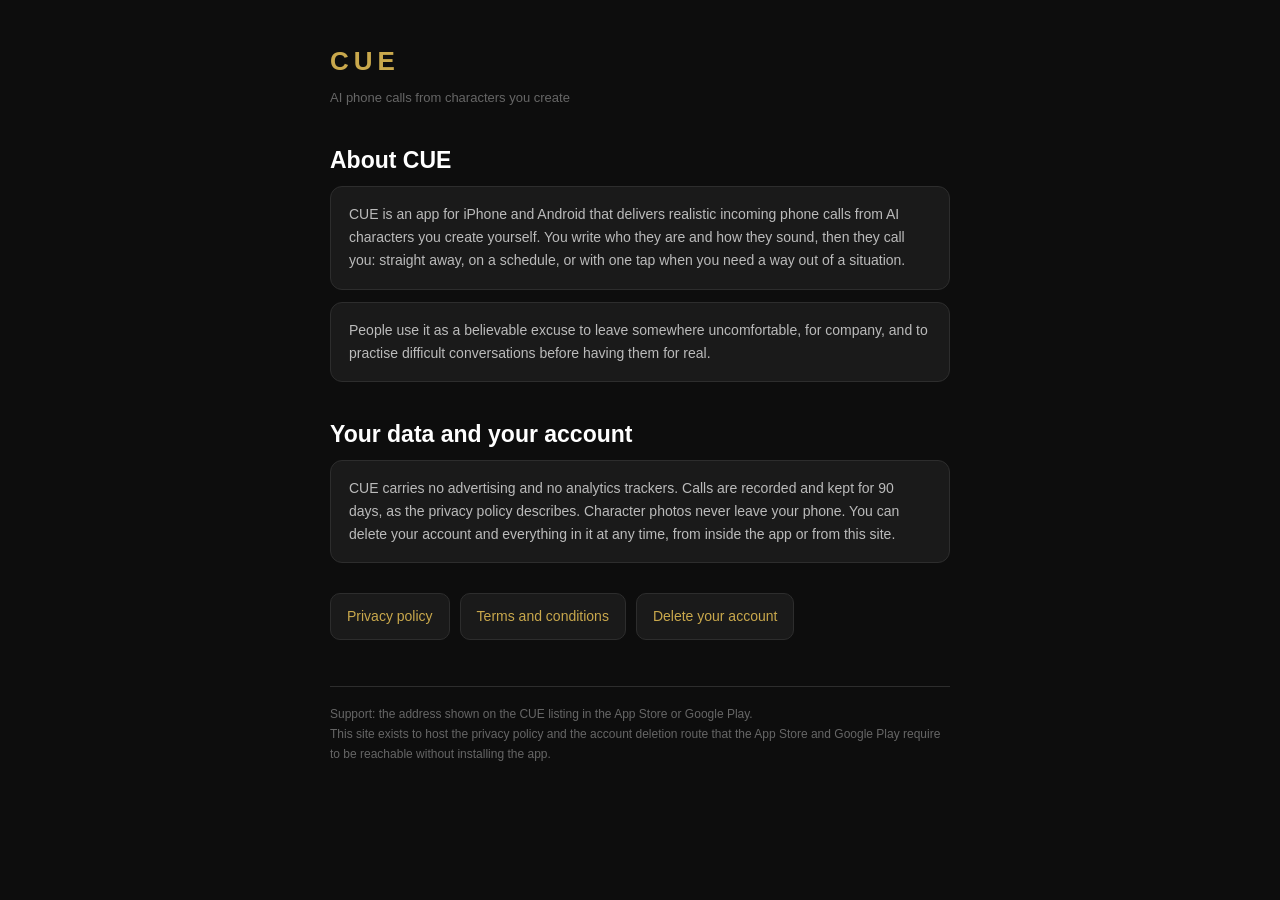
<file: index.html>
<!DOCTYPE html>
<html lang="en">
<head>
<meta charset="utf-8">
<meta name="viewport" content="width=device-width, initial-scale=1">
<title>CUE</title>
<meta name="description" content="CUE delivers AI-generated phone calls from characters you create. Privacy policy, terms and account deletion.">
<link rel="stylesheet" href="style.css">
</head>
<body>
<div class="wrap">
  <header>
    <a class="logo" href="./">CUE</a>
    <div class="tagline">AI phone calls from characters you create</div>
  </header>

  <h1>About CUE</h1>
  <div class="card">
    <p>CUE is an app for iPhone and Android that delivers realistic incoming phone calls from AI characters you
    create yourself. You write who they are and how they sound, then they call you: straight away,
    on a schedule, or with one tap when you need a way out of a situation.</p>
  </div>
  <div class="card">
    <p>People use it as a believable excuse to leave somewhere uncomfortable, for company, and to
    practise difficult conversations before having them for real.</p>
  </div>

  <h1 style="margin-top:34px">Your data and your account</h1>
  <div class="card">
    <p>CUE carries no advertising and no analytics trackers. Calls are recorded and kept for 90 days,
    as the privacy policy describes. Character photos never leave your phone. You can delete your account and everything
    in it at any time, from inside the app or from this site.</p>
  </div>

  <nav class="links">
    <a href="privacy.html">Privacy policy</a>
    <a href="terms.html">Terms and conditions</a>
    <a href="delete.html">Delete your account</a>
  </nav>

  <footer>
    Support: the address shown on the CUE listing in the App Store or Google Play.<br>
    This site exists to host the privacy policy and the account deletion route that the App Store
    and Google Play require to be reachable without installing the app.
  </footer>
</div>
</body>
</html>
</file>
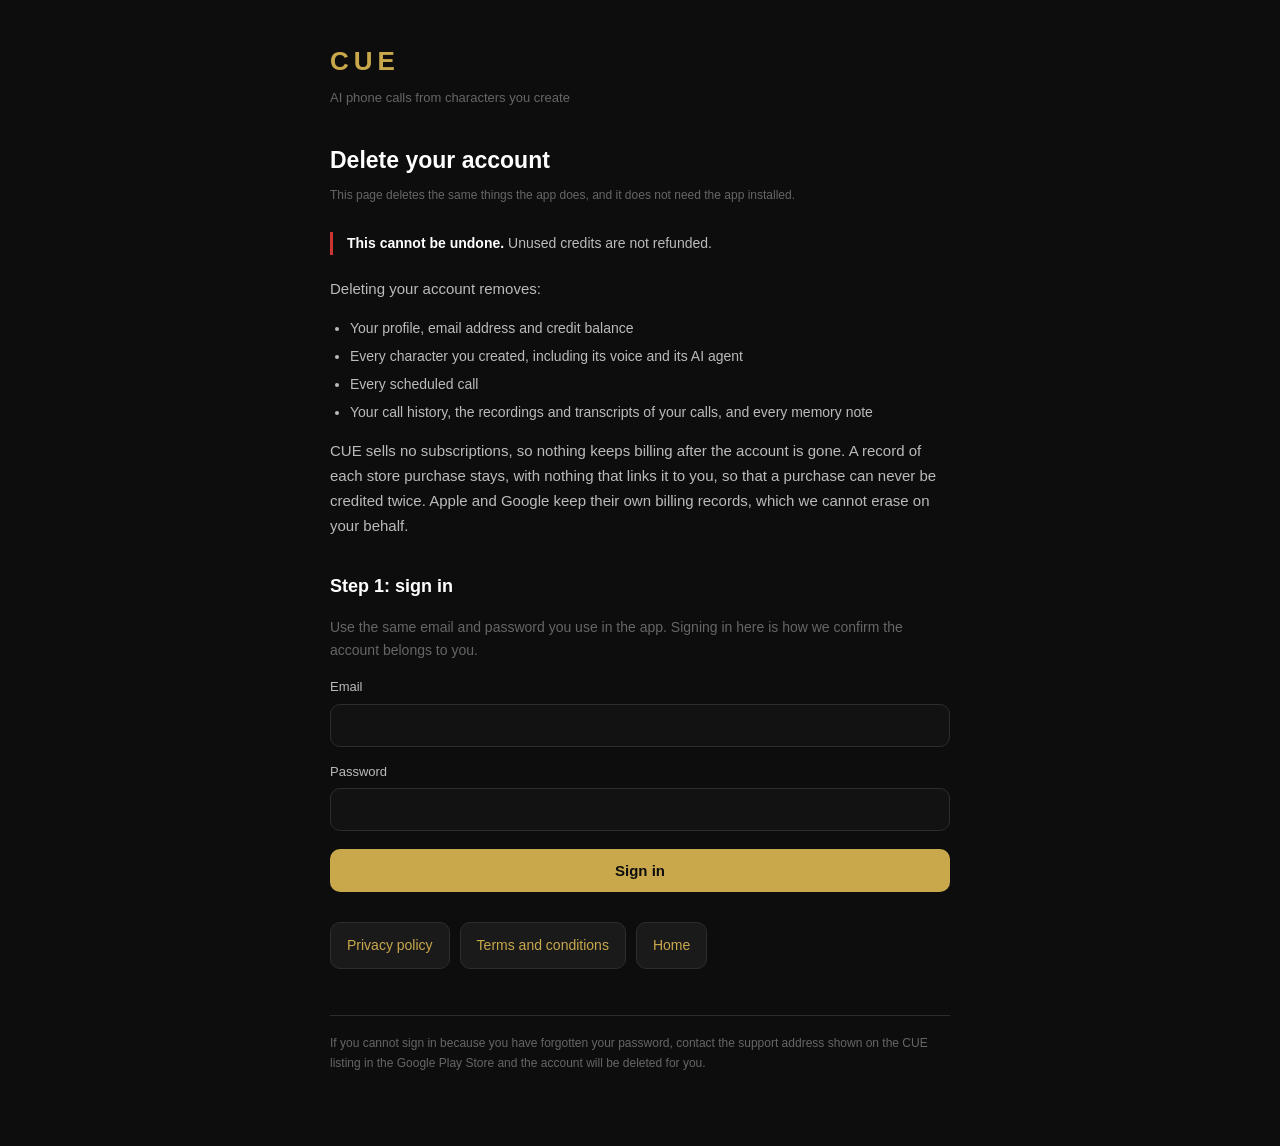
<file: delete.html>
<!DOCTYPE html>
<html lang="en">
<head>
<meta charset="utf-8">
<meta name="viewport" content="width=device-width, initial-scale=1">
<title>Delete your CUE account</title>
<meta name="description" content="Permanently delete your CUE account and everything in it, without installing the app.">
<meta name="robots" content="index, follow">
<link rel="stylesheet" href="style.css">
</head>
<body>
<div class="wrap">
  <header>
    <a class="logo" href="./">CUE</a>
    <div class="tagline">AI phone calls from characters you create</div>
  </header>

  <h1>Delete your account</h1>
  <p class="updated">This page deletes the same things the app does, and it does not need the app installed.</p>

  <div class="warn">
    <strong style="color:#ffffff">This cannot be undone.</strong> Unused credits are not refunded.
  </div>

  <p>Deleting your account removes:</p>
  <ul>
    <li>Your profile, email address and credit balance</li>
    <li>Every character you created, including its voice and its AI agent</li>
    <li>Every scheduled call</li>
    <li>Your call history, the recordings and transcripts of your calls, and every memory note</li>
  </ul>
  <p>CUE sells no subscriptions, so nothing keeps billing after the account is gone. A record of
  each store purchase stays, with nothing that links it to you, so that a purchase can never be
  credited twice. Apple and Google keep their own billing records, which we cannot erase on your
  behalf.</p>

  <!-- Step 1: prove the account is yours. -->
  <section id="step-signin">
    <h1 style="font-size:18px;margin-top:34px">Step 1: sign in</h1>
    <p style="font-size:14px;color:var(--t3)">Use the same email and password you use in the app.
    Signing in here is how we confirm the account belongs to you.</p>
    <form id="signin-form" autocomplete="on">
      <label for="email">Email</label>
      <input type="email" id="email" name="email" autocomplete="username" required>
      <label for="password">Password</label>
      <input type="password" id="password" name="password" autocomplete="current-password" required>
      <button type="submit" id="signin-btn">Sign in</button>
    </form>
    <div id="signin-msg"></div>
  </section>

  <!-- Step 2: confirm, with the account named back to the user. -->
  <section id="step-confirm" class="hidden">
    <h1 style="font-size:18px;margin-top:34px">Step 2: confirm</h1>
    <div class="card">
      <p>Signed in as <strong id="who" style="color:#ffffff"></strong></p>
      <p id="balance" style="color:var(--t3);margin-top:6px"></p>
    </div>
    <label for="confirm">Type <strong style="color:#ffffff">DELETE</strong> to confirm</label>
    <input type="text" id="confirm" autocomplete="off" autocapitalize="characters" spellcheck="false">
    <button type="button" class="danger" id="delete-btn" disabled>Delete my account forever</button>
    <button type="button" class="quiet" id="cancel-btn">Cancel</button>
    <div id="delete-msg"></div>
  </section>

  <!-- Step 3. -->
  <section id="step-done" class="hidden">
    <h1 style="font-size:18px;margin-top:34px">Your account is deleted</h1>
    <div class="msg ok">Everything listed above has been removed. You can close this page.</div>
    <div id="done-warnings"></div>
  </section>

  <nav class="links">
    <a href="privacy.html">Privacy policy</a>
    <a href="terms.html">Terms and conditions</a>
    <a href="./">Home</a>
  </nav>

  <footer>
    If you cannot sign in because you have forgotten your password, contact the support address
    shown on the CUE listing in the Google Play Store and the account will be deleted for you.
  </footer>
</div>

<script>
// Google Play requires account deletion to be reachable from the web, without
// installing the app. This page is that route, and it calls exactly the same
// Edge Function the in-app Delete account button calls, so there is one
// deletion path and not two that can drift apart.
//
// WHY A PASSWORD AND NOT AN EMAILED LINK. A magic link is the nicer flow and
// was the first design. It cannot work on this project today. Read off the live
// auth config on 2026-09-18: smtp_host is null, so there is no custom mail
// provider, sends leave from Supabase's shared noreply@mail.app.supabase.io,
// and rate_limit_email_sent is 2, meaning the entire project may send two
// emails per hour. A deletion route that depends on a delivered email would
// fail for the third person to use it in any given hour.
//
// Signing in with the app's own credentials proves ownership just as well,
// needs no email delivered, and fails in exactly the same way the app does for
// somebody who has forgotten their password.
//
// This key is the anon key. It is public by design: the same string ships
// inside the APK and is safe to publish. It grants nothing on its own. Every
// table is behind row level security, and since the 2026-09-18 migrations the
// anon role holds no read or write on any table at all.
var SUPABASE_URL = 'https://vgbfoeardgythdvmpvwr.supabase.co';
var ANON_KEY = 'eyJhbGciOiJIUzI1NiIsInR5cCI6IkpXVCJ9.eyJpc3MiOiJzdXBhYmFzZSIsInJlZiI6InZnYmZvZWFyZGd5dGhkdm1wdndyIiwicm9sZSI6ImFub24iLCJpYXQiOjE3ODI5MDYwNDEsImV4cCI6MjA5ODQ4MjA0MX0.UemzBohmRw6jfn2WuIrewfhMjw8bpc9vwX9k9uFP2Gk';

// Held in a closure variable only. Never localStorage: this token can delete an
// account, and there is no reason for it to outlive the tab.
var accessToken = null;

function $(id) { return document.getElementById(id); }

function show(el) { el.classList.remove('hidden'); }
function hide(el) { el.classList.add('hidden'); }

function message(container, text, kind) {
  container.innerHTML = '';
  if (!text) return;
  var div = document.createElement('div');
  div.className = 'msg ' + kind;
  div.textContent = text;
  container.appendChild(div);
}

$('signin-form').addEventListener('submit', function (ev) {
  ev.preventDefault();
  var btn = $('signin-btn');
  var email = $('email').value.trim();
  var password = $('password').value;
  if (!email || !password) return;

  btn.disabled = true;
  btn.textContent = 'Signing in...';
  message($('signin-msg'), '', '');

  fetch(SUPABASE_URL + '/auth/v1/token?grant_type=password', {
    method: 'POST',
    headers: { 'apikey': ANON_KEY, 'Content-Type': 'application/json' },
    body: JSON.stringify({ email: email, password: password })
  })
    .then(function (res) { return res.json().then(function (body) { return { ok: res.ok, body: body }; }); })
    .then(function (r) {
      if (!r.ok || !r.body.access_token) {
        // Deliberately the same wording whatever the reason. Telling the
        // visitor which half was wrong tells an attacker which emails have
        // accounts.
        throw new Error('That email and password do not match an account.');
      }
      accessToken = r.body.access_token;
      $('who').textContent = r.body.user && r.body.user.email ? r.body.user.email : email;
      hide($('step-signin'));
      show($('step-confirm'));
      return loadBalance(r.body.user && r.body.user.id);
    })
    .catch(function (err) {
      message($('signin-msg'), err.message || 'Could not sign in. Please try again.', 'error');
    })
    .then(function () {
      btn.disabled = false;
      btn.textContent = 'Sign in';
    });
});

// Shown so the visitor can see they are about to delete the right account
// rather than trusting an email address they just typed. Best effort: a failure
// here must not block the deletion, which is the thing they came for.
function loadBalance(userId) {
  if (!userId) return;
  return fetch(SUPABASE_URL + '/rest/v1/profiles?select=credits_balance&id=eq.' + encodeURIComponent(userId), {
    headers: { 'apikey': ANON_KEY, 'Authorization': 'Bearer ' + accessToken }
  })
    .then(function (res) { return res.ok ? res.json() : []; })
    .then(function (rows) {
      if (rows && rows.length && rows[0].credits_balance !== null) {
        $('balance').textContent = 'Credit balance: ' + rows[0].credits_balance +
          '. Unused credits are not refunded.';
      }
    })
    .catch(function () { /* nothing to show, and nothing to block */ });
}

$('confirm').addEventListener('input', function () {
  $('delete-btn').disabled = $('confirm').value.trim().toUpperCase() !== 'DELETE';
});

$('cancel-btn').addEventListener('click', function () {
  accessToken = null;
  $('password').value = '';
  $('confirm').value = '';
  $('delete-btn').disabled = true;
  message($('delete-msg'), '', '');
  hide($('step-confirm'));
  show($('step-signin'));
});

$('delete-btn').addEventListener('click', function () {
  if ($('confirm').value.trim().toUpperCase() !== 'DELETE' || !accessToken) return;
  var btn = $('delete-btn');
  btn.disabled = true;
  btn.textContent = 'Deleting...';
  message($('delete-msg'), '', '');

  fetch(SUPABASE_URL + '/functions/v1/account-delete', {
    method: 'POST',
    headers: {
      'apikey': ANON_KEY,
      'Authorization': 'Bearer ' + accessToken,
      'Content-Type': 'application/json'
    },
    body: '{}'
  })
    .then(function (res) { return res.json().then(function (body) { return { ok: res.ok, body: body }; }); })
    .then(function (r) {
      if (!r.ok || !r.body.ok) {
        throw new Error(r.body && r.body.error
          ? 'Could not delete your account. Nothing was changed. (' + r.body.error + ')'
          : 'Could not delete your account. Nothing was changed. Please try again.');
      }
      accessToken = null;
      hide($('step-confirm'));
      show($('step-done'));
      // account-delete collects failures rather than throwing on them, because
      // a partial delete is worse than a slow one. If the identity is gone but
      // a third party refused, the visitor is told rather than left to assume.
      if (r.body.warnings && r.body.warnings.length) {
        var d = document.createElement('div');
        d.className = 'msg error';
        d.textContent = 'Your account is gone. Some linked services did not confirm: ' +
          r.body.warnings.join('; ') + '. Contact support if you need this followed up.';
        $('done-warnings').appendChild(d);
      }
    })
    .catch(function (err) {
      message($('delete-msg'), err.message, 'error');
      btn.disabled = false;
      btn.textContent = 'Delete my account forever';
    });
});
</script>
</body>
</html>
</file>
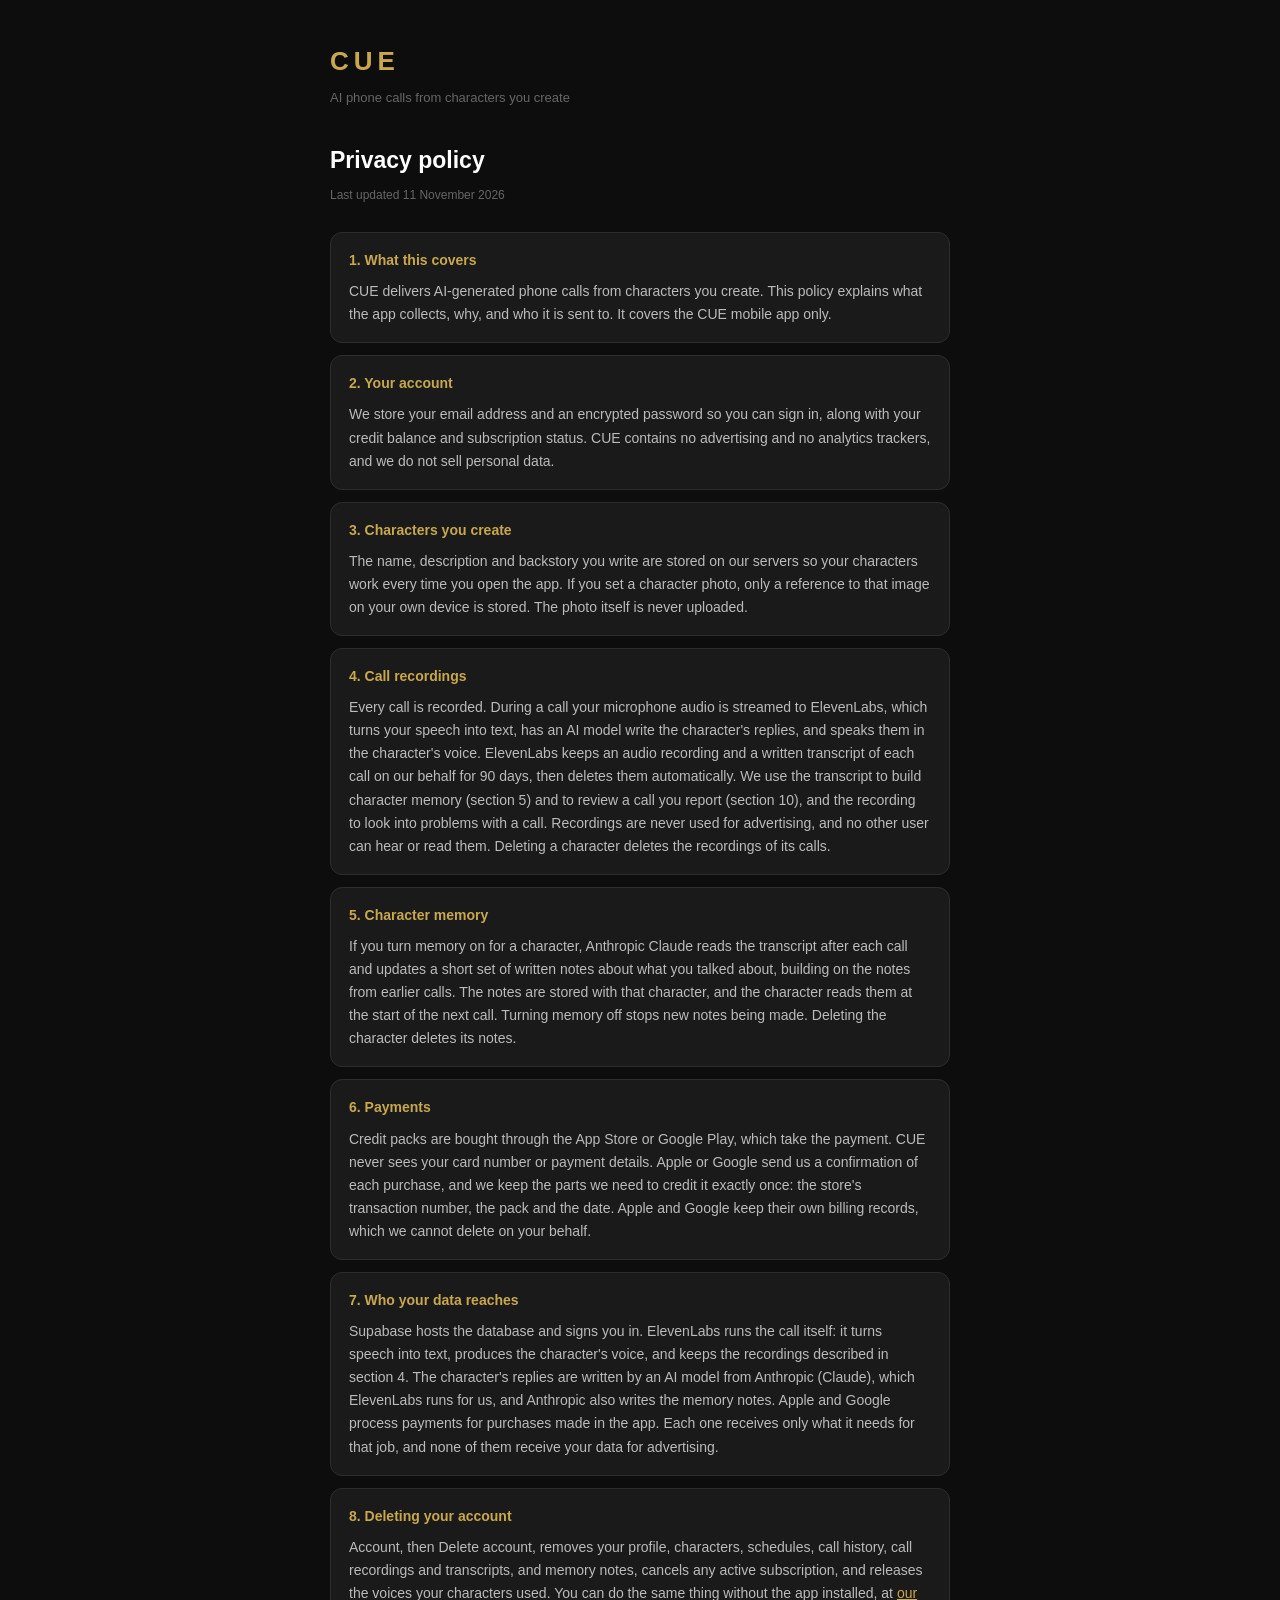
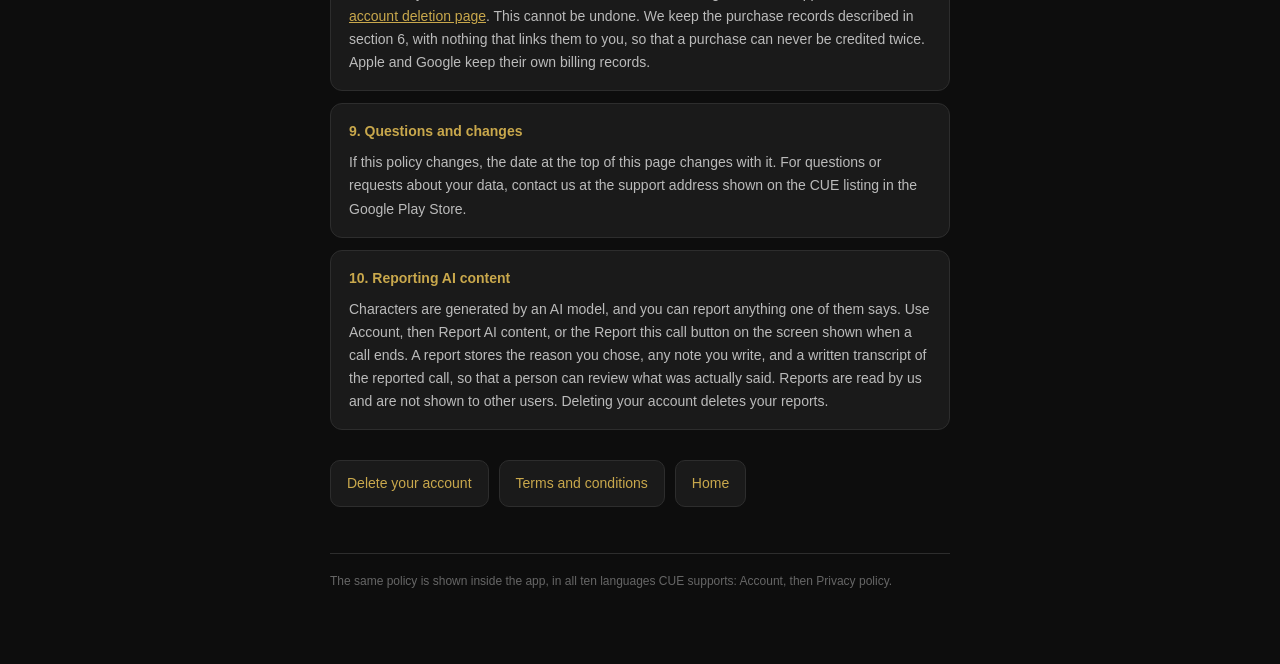
<file: privacy.html>
<!DOCTYPE html>
<html lang="en">
<head>
<meta charset="utf-8">
<meta name="viewport" content="width=device-width, initial-scale=1">
<title>CUE privacy policy</title>
<meta name="description" content="What the CUE app collects, why, and who it is sent to.">
<link rel="stylesheet" href="style.css">
</head>
<body>
<div class="wrap">
  <header>
    <a class="logo" href="./">CUE</a>
    <div class="tagline">AI phone calls from characters you create</div>
  </header>

  <h1>Privacy policy</h1>
  <p class="updated">Last updated 11 November 2026</p>

  <div class="card">
    <h2>1. What this covers</h2>
    <p>CUE delivers AI-generated phone calls from characters you create. This policy explains what
    the app collects, why, and who it is sent to. It covers the CUE mobile app only.</p>
  </div>

  <div class="card">
    <h2>2. Your account</h2>
    <p>We store your email address and an encrypted password so you can sign in, along with your
    credit balance and subscription status. CUE contains no advertising and no analytics trackers,
    and we do not sell personal data.</p>
  </div>

  <div class="card">
    <h2>3. Characters you create</h2>
    <p>The name, description and backstory you write are stored on our servers so your characters
    work every time you open the app. If you set a character photo, only a reference to that image
    on your own device is stored. The photo itself is never uploaded.</p>
  </div>

  <div class="card">
    <h2>4. Call recordings</h2>
    <p>Every call is recorded. During a call your microphone audio is streamed to ElevenLabs, which
    turns your speech into text, has an AI model write the character's replies, and speaks them in
    the character's voice. ElevenLabs keeps an audio recording and a written transcript of each call
    on our behalf for 90 days, then deletes them automatically. We use the transcript to build
    character memory (section 5) and to review a call you report (section 10), and the recording to
    look into problems with a call. Recordings are never used for advertising, and no other user can
    hear or read them. Deleting a character deletes the recordings of its calls.</p>
  </div>

  <div class="card">
    <h2>5. Character memory</h2>
    <p>If you turn memory on for a character, Anthropic Claude reads the transcript after each call
    and updates a short set of written notes about what you talked about, building on the notes from
    earlier calls. The notes are stored with that character, and the character reads them at the
    start of the next call. Turning memory off stops new notes being made. Deleting the character
    deletes its notes.</p>
  </div>

  <div class="card">
    <h2>6. Payments</h2>
    <p>Credit packs are bought through the App Store or Google Play, which take the payment. CUE
    never sees your card number or payment details. Apple or Google send us a confirmation of each
    purchase, and we keep the parts we need to credit it exactly once: the store's transaction
    number, the pack and the date. Apple and Google keep their own billing records, which we cannot
    delete on your behalf.</p>
  </div>

  <div class="card">
    <h2>7. Who your data reaches</h2>
    <p>Supabase hosts the database and signs you in. ElevenLabs runs the call itself: it turns
    speech into text, produces the character's voice, and keeps the recordings described in section
    4. The character's replies are written by an AI model from Anthropic (Claude), which ElevenLabs
    runs for us, and Anthropic also writes the memory notes. Apple and Google process payments for
    purchases made in the app. Each one
    receives only what it needs for that job, and none of them receive your data for
    advertising.</p>
  </div>

  <div class="card">
    <h2>8. Deleting your account</h2>
    <p>Account, then Delete account, removes your profile, characters, schedules, call history, call
    recordings and transcripts, and memory notes, cancels any active subscription, and releases the voices your characters used.
    You can do the same thing without the app installed, at
    <a href="delete.html">our account deletion page</a>. This cannot be undone. We keep the purchase
    records described in section 6, with nothing that links them to you, so that a purchase can
    never be credited twice. Apple and Google keep their own billing records.</p>
  </div>

  <div class="card">
    <h2>9. Questions and changes</h2>
    <p>If this policy changes, the date at the top of this page changes with it. For questions or
    requests about your data, contact us at the support address shown on the CUE listing in the
    Google Play Store.</p>
  </div>

  <div class="card">
    <h2>10. Reporting AI content</h2>
    <p>Characters are generated by an AI model, and you can report anything one of them says. Use
    Account, then Report AI content, or the Report this call button on the screen shown when a call
    ends. A report stores the reason you chose, any note you write, and a written transcript of the
    reported call, so that a person can review what was actually said. Reports are read by us and
    are not shown to other users. Deleting your account deletes your reports.</p>
  </div>

  <nav class="links">
    <a href="delete.html">Delete your account</a>
    <a href="terms.html">Terms and conditions</a>
    <a href="./">Home</a>
  </nav>

  <footer>
    The same policy is shown inside the app, in all ten languages CUE supports:
    Account, then Privacy policy.
  </footer>
</div>
</body>
</html>
</file>
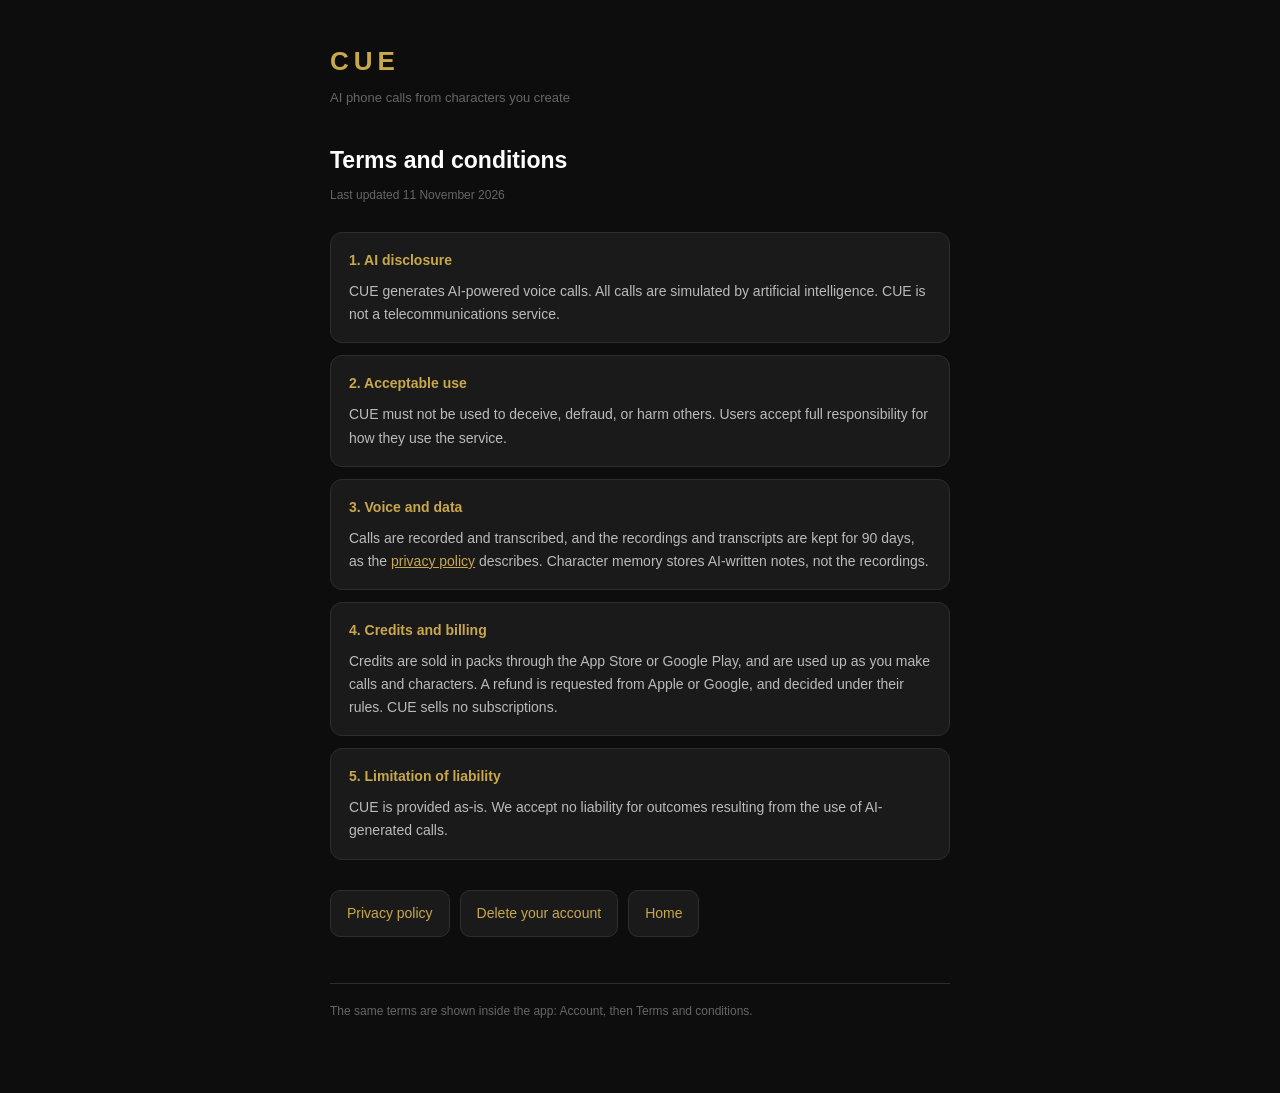
<file: terms.html>
<!DOCTYPE html>
<html lang="en">
<head>
<meta charset="utf-8">
<meta name="viewport" content="width=device-width, initial-scale=1">
<title>CUE terms and conditions</title>
<meta name="description" content="Terms and conditions for the CUE app.">
<link rel="stylesheet" href="style.css">
</head>
<body>
<div class="wrap">
  <header>
    <a class="logo" href="./">CUE</a>
    <div class="tagline">AI phone calls from characters you create</div>
  </header>

  <h1>Terms and conditions</h1>
  <p class="updated">Last updated 11 November 2026</p>

  <div class="card">
    <h2>1. AI disclosure</h2>
    <p>CUE generates AI-powered voice calls. All calls are simulated by artificial intelligence.
    CUE is not a telecommunications service.</p>
  </div>

  <div class="card">
    <h2>2. Acceptable use</h2>
    <p>CUE must not be used to deceive, defraud, or harm others. Users accept full responsibility
    for how they use the service.</p>
  </div>

  <div class="card">
    <h2>3. Voice and data</h2>
    <p>Calls are recorded and transcribed, and the recordings and transcripts are kept for 90
    days, as the <a href="privacy.html">privacy policy</a> describes. Character memory stores
    AI-written notes, not the recordings.</p>
  </div>

  <div class="card">
    <h2>4. Credits and billing</h2>
    <p>Credits are sold in packs through the App Store or Google Play, and are used up as you make
    calls and characters. A refund is requested from Apple or Google, and decided under their
    rules. CUE sells no subscriptions.</p>
  </div>

  <div class="card">
    <h2>5. Limitation of liability</h2>
    <p>CUE is provided as-is. We accept no liability for outcomes resulting from the use of
    AI-generated calls.</p>
  </div>

  <nav class="links">
    <a href="privacy.html">Privacy policy</a>
    <a href="delete.html">Delete your account</a>
    <a href="./">Home</a>
  </nav>

  <footer>
    The same terms are shown inside the app: Account, then Terms and conditions.
  </footer>
</div>
</body>
</html>
</file>
<file: style.css>
/* Mirrors app/src/theme/colors.ts so the hosted pages and the app look like
   the same product. Dark is the app's default and the only mode here. */
:root {
  --page-bg: #0d0d0d;
  --card-bg: #1a1a1a;
  --t1: #ffffff;
  --t2: #bbbbbb;
  --t3: #666666;
  --border: #2d2d2d;
  --gold: #c9a84c;
  --danger: #cc3333;
  --success: #22aa44;
}

* { box-sizing: border-box; }

body {
  margin: 0;
  background: var(--page-bg);
  color: var(--t2);
  font: 15px/1.65 -apple-system, BlinkMacSystemFont, "Segoe UI", Roboto, Helvetica, Arial, sans-serif;
  -webkit-font-smoothing: antialiased;
}

.wrap { max-width: 660px; margin: 0 auto; padding: 40px 20px 72px; }

header { margin-bottom: 34px; }

.logo {
  display: inline-block;
  font-size: 26px;
  font-weight: 700;
  letter-spacing: 5px;
  color: var(--gold);
  text-decoration: none;
}

.tagline { color: var(--t3); font-size: 13px; margin-top: 4px; }

h1 { color: var(--t1); font-size: 23px; margin: 0 0 6px; }
h2 { color: var(--gold); font-size: 14px; font-weight: 600; margin: 0 0 8px; }

.updated { color: var(--t3); font-size: 12px; margin: 0 0 26px; }

.card {
  background: var(--card-bg);
  border: 0.5px solid var(--border);
  border-radius: 12px;
  padding: 16px 18px;
  margin-bottom: 12px;
}

.card p { margin: 0; font-size: 14px; }

a { color: var(--gold); }
a:hover { color: #e0c368; }

nav.links { margin-top: 30px; display: flex; flex-wrap: wrap; gap: 10px; }

nav.links a {
  display: inline-block;
  padding: 11px 16px;
  border: 0.5px solid var(--border);
  border-radius: 10px;
  background: var(--card-bg);
  text-decoration: none;
  font-size: 14px;
}

nav.links a:hover { border-color: var(--gold); }

footer {
  margin-top: 46px;
  padding-top: 18px;
  border-top: 0.5px solid var(--border);
  color: var(--t3);
  font-size: 12px;
}

footer a { color: var(--t3); }

/* Forms, used only by the deletion page. */
label { display: block; color: var(--t2); font-size: 13px; margin: 14px 0 6px; }

input[type=email], input[type=password], input[type=text] {
  width: 100%;
  padding: 12px 13px;
  background: #121212;
  border: 0.5px solid var(--border);
  border-radius: 10px;
  color: var(--t1);
  font-size: 15px;
}

input:focus { outline: none; border-color: var(--gold); }

button {
  margin-top: 18px;
  width: 100%;
  padding: 13px;
  border: none;
  border-radius: 10px;
  background: var(--gold);
  color: #0d0d0d;
  font-size: 15px;
  font-weight: 600;
  cursor: pointer;
}

button:disabled { opacity: 0.45; cursor: not-allowed; }

button.danger { background: var(--danger); color: #ffffff; }

button.quiet {
  background: transparent;
  color: var(--t3);
  border: 0.5px solid var(--border);
  font-weight: 400;
}

.msg { margin-top: 16px; font-size: 14px; padding: 12px 14px; border-radius: 10px; }
.msg.error { background: #2a1414; color: #ff8080; border: 0.5px solid #4a2020; }
.msg.ok { background: #14240f; color: #7fd47f; border: 0.5px solid #204a20; }

.warn {
  border-left: 3px solid var(--danger);
  padding-left: 14px;
  margin: 22px 0;
  color: var(--t2);
  font-size: 14px;
}

ul { padding-left: 20px; font-size: 14px; }
li { margin-bottom: 5px; }

.hidden { display: none; }
</file>
